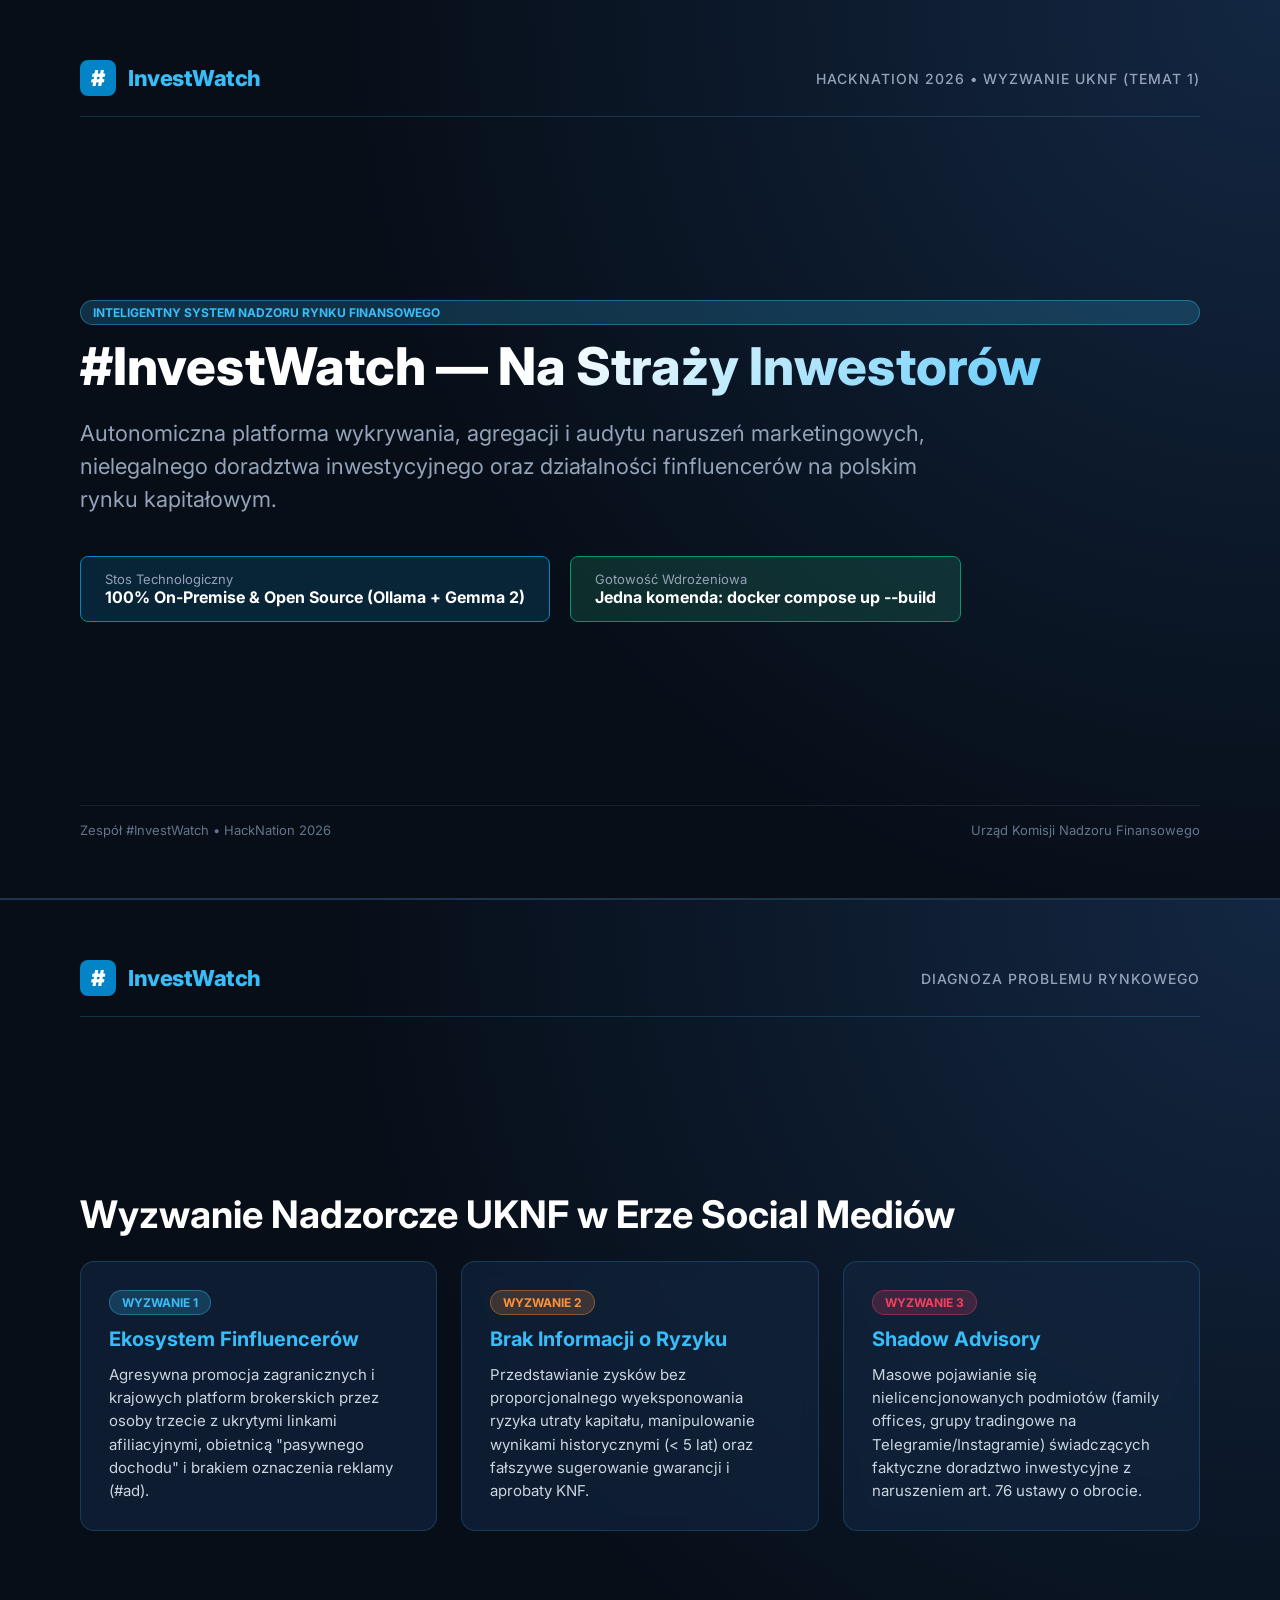
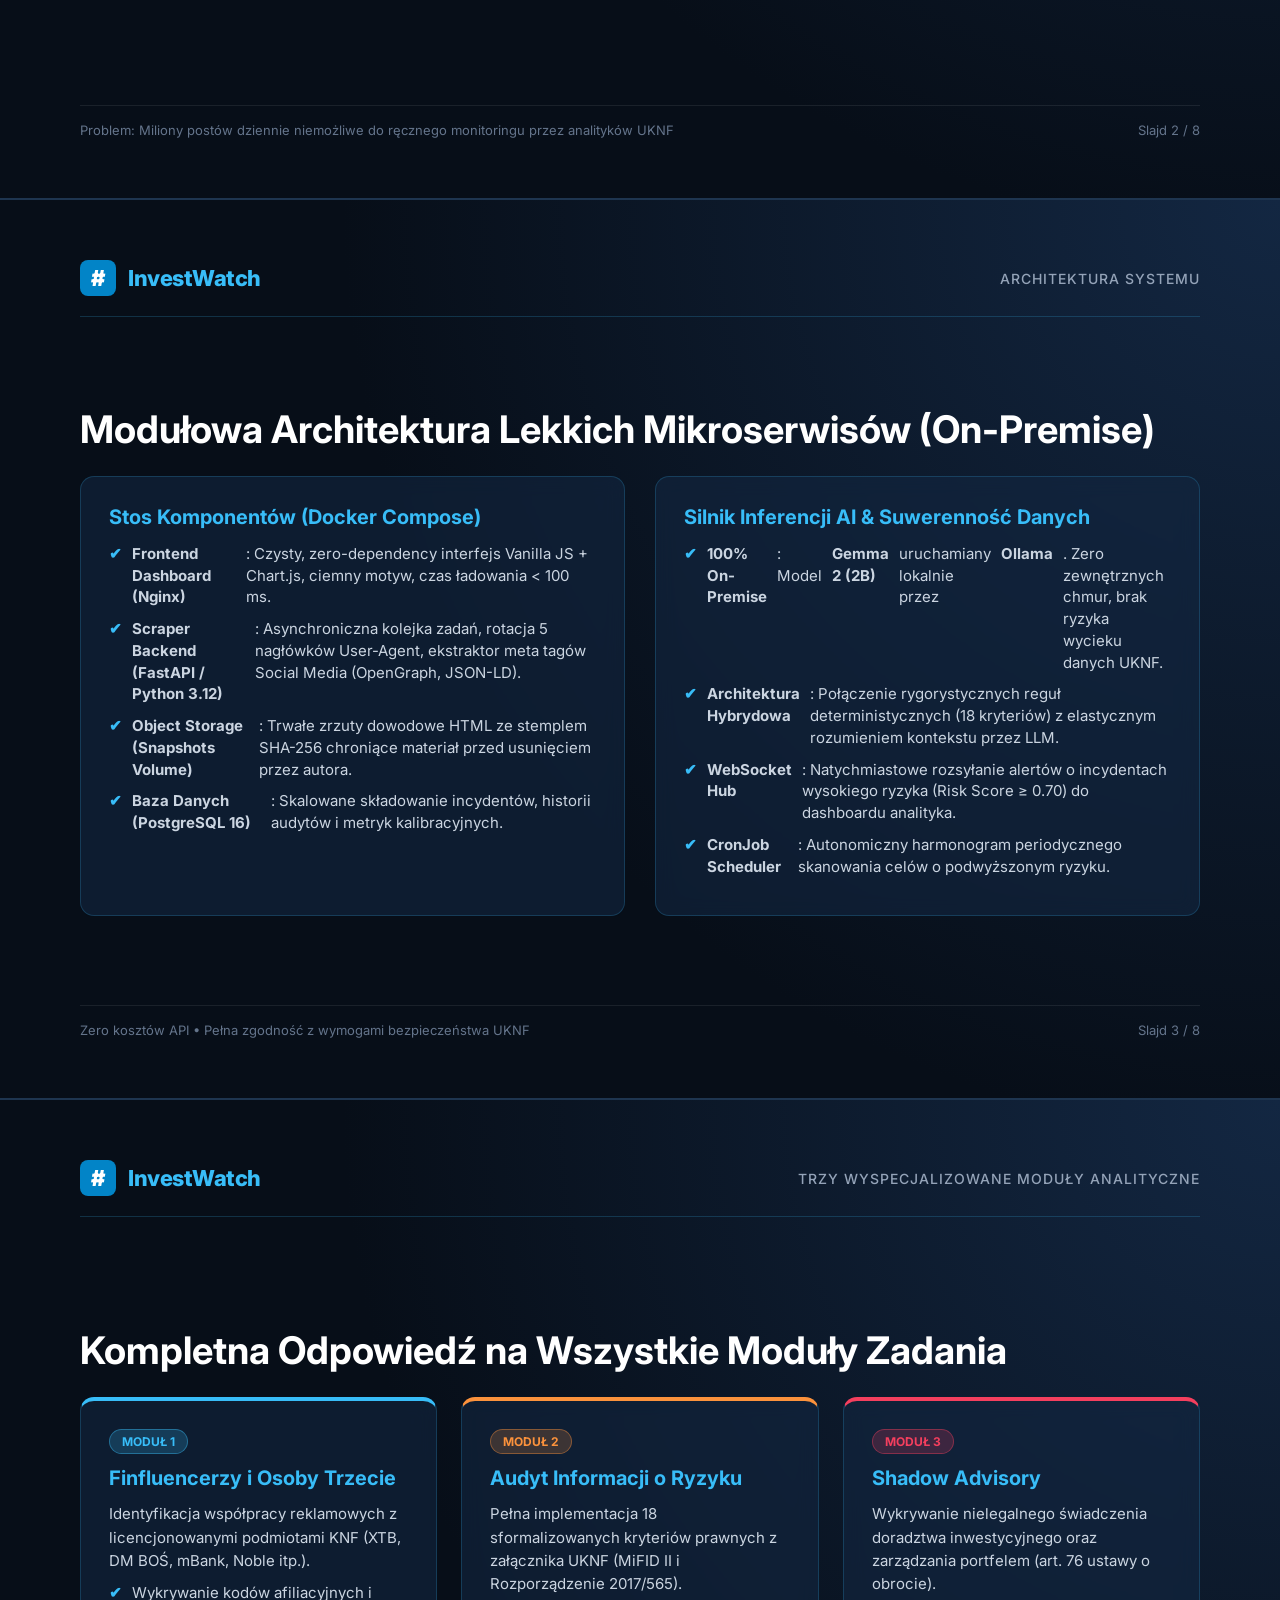
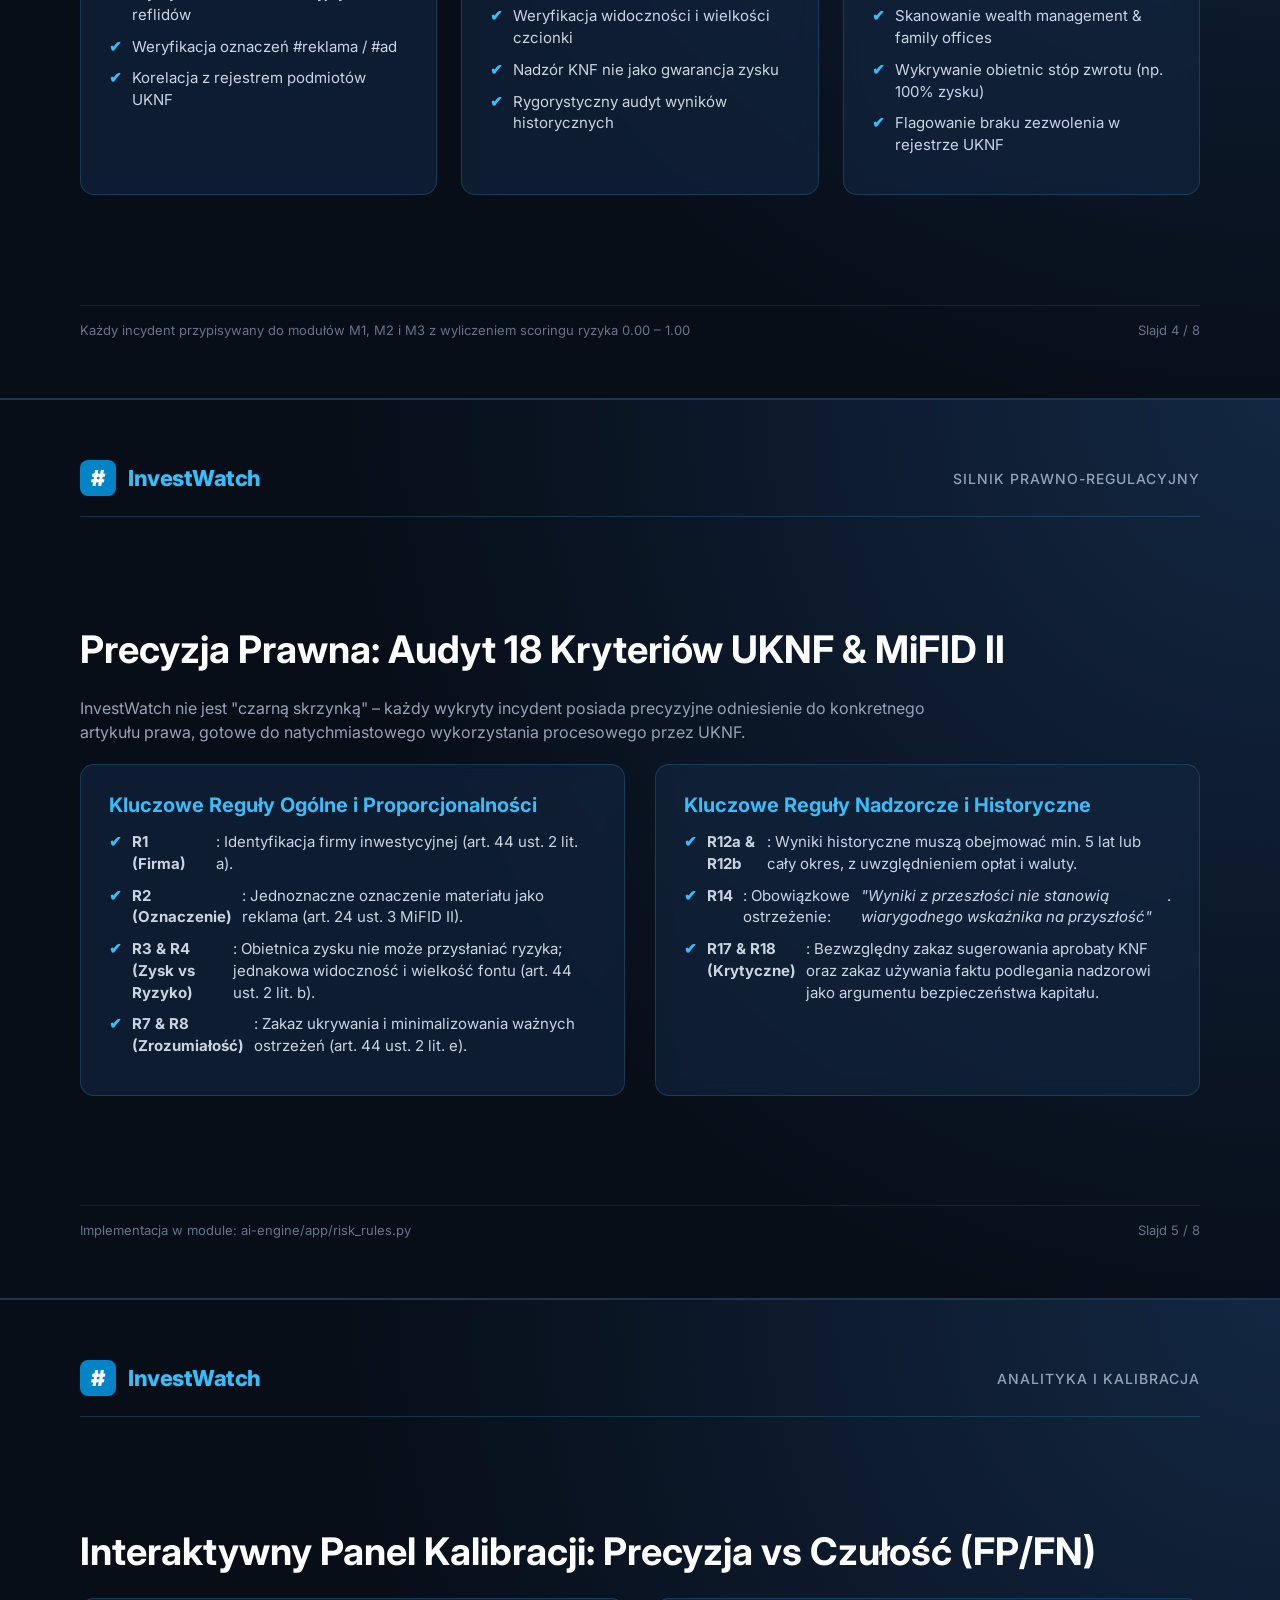
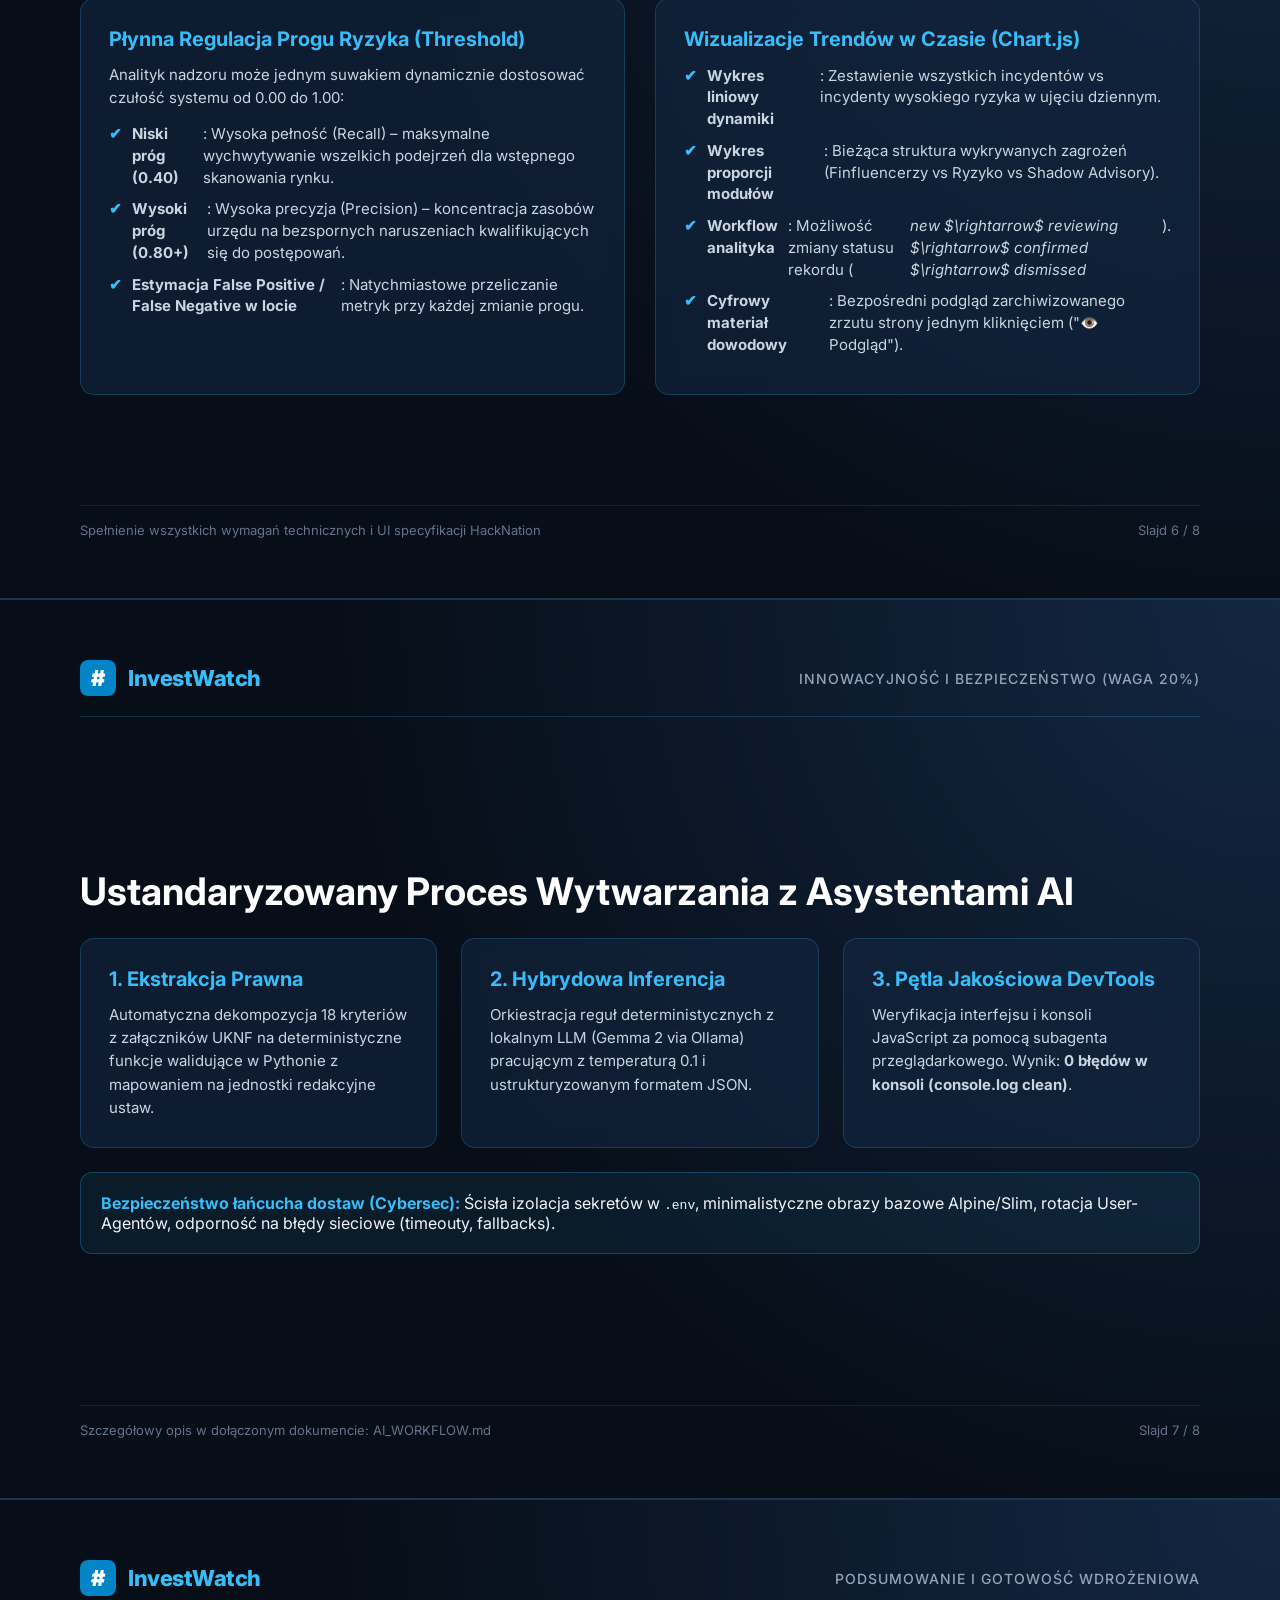
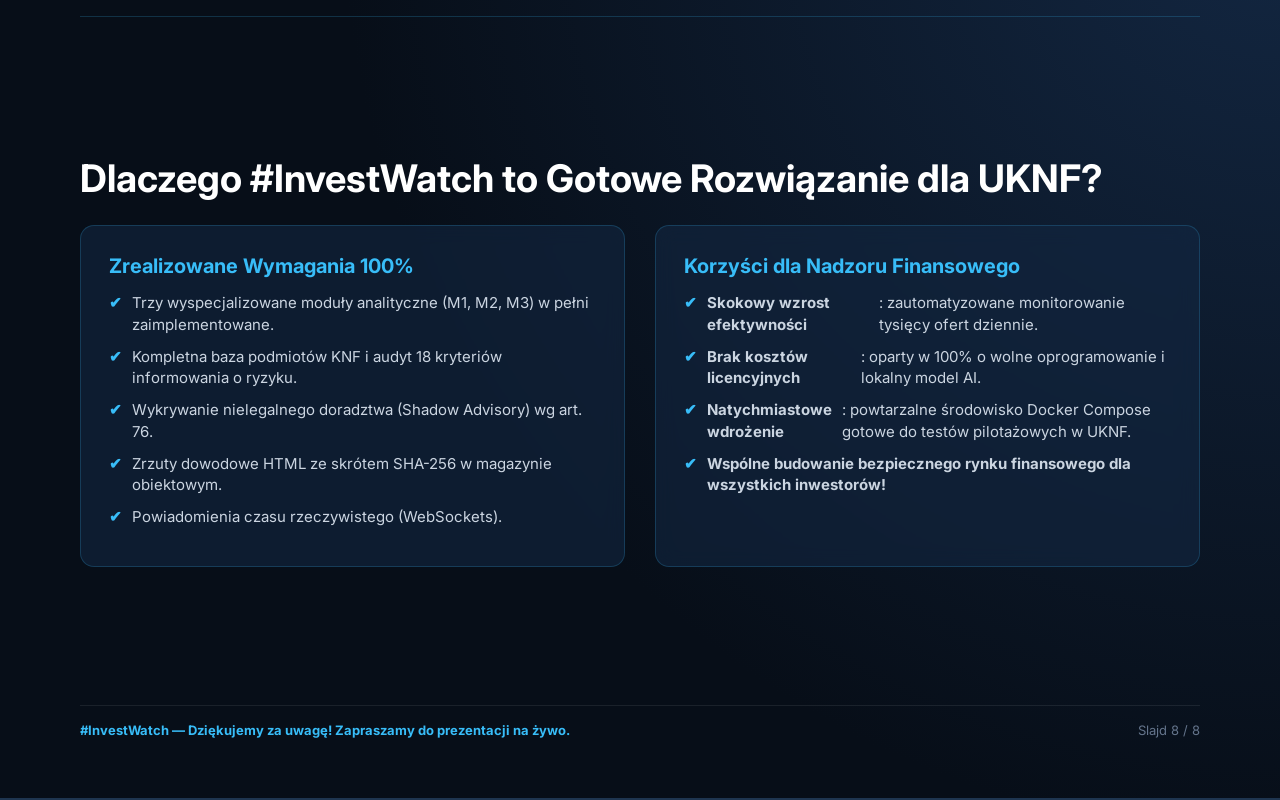
<file: presentation/index.html>
<!doctype html>
<html lang="pl">
<head>
  <meta charset="utf-8">
  <title>#InvestWatch — Prezentacja Projektu HackNation UKNF 2026</title>
  <style>
    @import url('https://fonts.googleapis.com/css2?family=Inter:wght@300;400;600;700;800&family=JetBrains+Mono:wght@400;600&display=swap');
    
    * { box-sizing: border-box; margin: 0; padding: 0; }
    body {
      font-family: 'Inter', -apple-system, BlinkMacSystemFont, sans-serif;
      background: #060d17;
      color: #f1f5f9;
      -webkit-print-color-adjust: exact;
      print-color-adjust: exact;
    }

    .slide {
      width: 100vw;
      height: 100vh;
      max-width: 1920px;
      max-height: 1080px;
      padding: 60px 80px;
      display: flex;
      flex-direction: column;
      justify-content: space-between;
      position: relative;
      overflow: hidden;
      background: radial-gradient(circle at top right, #132742 0%, #070e18 60%);
      page-break-after: always;
      border-bottom: 2px solid #1e3550;
    }

    @media print {
      body { background: #070e18; }
      .slide {
        width: 100vw;
        height: 100vh;
        page-break-after: always;
        border-bottom: none;
      }
    }

    .header-bar {
      display: flex;
      justify-content: space-between;
      align-items: center;
      border-bottom: 1px solid rgba(56, 189, 248, 0.2);
      padding-bottom: 20px;
    }
    .logo-badge {
      display: flex;
      align-items: center;
      gap: 12px;
      font-size: 22px;
      font-weight: 800;
      color: #38bdf8;
      letter-spacing: -0.5px;
    }
    .logo-icon {
      background: #0284c7;
      color: white;
      width: 36px;
      height: 36px;
      display: flex;
      align-items: center;
      justify-content: center;
      border-radius: 8px;
      font-weight: 900;
    }
    .tagline {
      font-size: 14px;
      color: #94a3b8;
      font-weight: 500;
      text-transform: uppercase;
      letter-spacing: 1px;
    }

    .content-area {
      flex: 1;
      display: flex;
      flex-direction: column;
      justify-content: center;
      margin: 30px 0;
    }

    h1 {
      font-size: 52px;
      font-weight: 800;
      line-height: 1.15;
      margin-bottom: 20px;
      background: linear-gradient(135deg, #ffffff 40%, #38bdf8 100%);
      -webkit-background-clip: text;
      -webkit-text-fill-color: transparent;
    }
    h2 {
      font-size: 38px;
      font-weight: 700;
      color: #ffffff;
      margin-bottom: 24px;
    }
    .subtitle {
      font-size: 22px;
      color: #94a3b8;
      max-width: 900px;
      line-height: 1.5;
    }

    .grid-2 {
      display: grid;
      grid-template-columns: 1fr 1fr;
      gap: 30px;
    }
    .grid-3 {
      display: grid;
      grid-template-columns: 1fr 1fr 1fr;
      gap: 24px;
    }

    .card {
      background: rgba(19, 39, 66, 0.6);
      border: 1px solid rgba(56, 189, 248, 0.2);
      border-radius: 14px;
      padding: 28px;
      backdrop-filter: blur(10px);
    }
    .card-title {
      font-size: 20px;
      font-weight: 700;
      color: #38bdf8;
      margin-bottom: 12px;
      display: flex;
      align-items: center;
      gap: 10px;
    }
    .card-desc {
      font-size: 15px;
      color: #cbd5e1;
      line-height: 1.55;
    }

    .badge-pill {
      display: inline-block;
      padding: 4px 12px;
      border-radius: 999px;
      font-size: 12px;
      font-weight: 700;
      text-transform: uppercase;
      margin-bottom: 12px;
    }
    .badge-blue { background: rgba(56, 189, 248, 0.2); color: #38bdf8; border: 1px solid rgba(56, 189, 248, 0.4); }
    .badge-orange { background: rgba(251, 146, 60, 0.2); color: #fb923c; border: 1px solid rgba(251, 146, 60, 0.4); }
    .badge-red { background: rgba(244, 63, 94, 0.2); color: #f43f5e; border: 1px solid rgba(244, 63, 94, 0.4); }
    .badge-green { background: rgba(52, 211, 153, 0.2); color: #34d399; border: 1px solid rgba(52, 211, 153, 0.4); }

    .feature-list {
      list-style: none;
      margin-top: 14px;
    }
    .feature-list li {
      font-size: 15px;
      color: #cbd5e1;
      margin-bottom: 10px;
      display: flex;
      align-items: flex-start;
      gap: 10px;
      line-height: 1.45;
    }
    .feature-list li::before {
      content: "✔";
      color: #38bdf8;
      font-weight: bold;
    }

    .footer-bar {
      display: flex;
      justify-content: space-between;
      align-items: center;
      border-top: 1px solid rgba(255, 255, 255, 0.08);
      padding-top: 16px;
      font-size: 13px;
      color: #64748b;
    }
  </style>
</head>
<body>

  <!-- SLAJD 1: TYTUŁOWY -->
  <div class="slide">
    <div class="header-bar">
      <div class="logo-badge"><div class="logo-icon">#</div> InvestWatch</div>
      <div class="tagline">HackNation 2026 • Wyzwanie UKNF (Temat 1)</div>
    </div>
    <div class="content-area">
      <div class="badge-pill badge-blue">Inteligentny System Nadzoru Rynku Finansowego</div>
      <h1>#InvestWatch — Na Straży Inwestorów</h1>
      <p class="subtitle">
        Autonomiczna platforma wykrywania, agregacji i audytu naruszeń marketingowych, nielegalnego doradztwa inwestycyjnego oraz działalności finfluencerów na polskim rynku kapitałowym.
      </p>
      <div style="margin-top: 40px; display: flex; gap: 20px;">
        <div style="background: rgba(14, 165, 233, 0.15); border: 1px solid #0284c7; padding: 14px 24px; border-radius: 8px;">
          <div style="font-size: 13px; color: #94a3b8;">Stos Technologiczny</div>
          <div style="font-size: 16px; font-weight: 700; color: #fff;">100% On-Premise & Open Source (Ollama + Gemma 2)</div>
        </div>
        <div style="background: rgba(52, 211, 153, 0.15); border: 1px solid #059669; padding: 14px 24px; border-radius: 8px;">
          <div style="font-size: 13px; color: #94a3b8;">Gotowość Wdrożeniowa</div>
          <div style="font-size: 16px; font-weight: 700; color: #fff;">Jedna komenda: docker compose up --build</div>
        </div>
      </div>
    </div>
    <div class="footer-bar">
      <div>Zespół #InvestWatch • HackNation 2026</div>
      <div>Urząd Komisji Nadzoru Finansowego</div>
    </div>
  </div>

  <!-- SLAJD 2: WYZWANIE I PROBLEM -->
  <div class="slide">
    <div class="header-bar">
      <div class="logo-badge"><div class="logo-icon">#</div> InvestWatch</div>
      <div class="tagline">Diagnoza Problemu Rynkowego</div>
    </div>
    <div class="content-area">
      <h2>Wyzwanie Nadzorcze UKNF w Erze Social Mediów</h2>
      <div class="grid-3">
        <div class="card">
          <span class="badge-pill badge-blue">Wyzwanie 1</span>
          <div class="card-title">Ekosystem Finfluencerów</div>
          <p class="card-desc">
            Agresywna promocja zagranicznych i krajowych platform brokerskich przez osoby trzecie z ukrytymi linkami afiliacyjnymi, obietnicą "pasywnego dochodu" i brakiem oznaczenia reklamy (#ad).
          </p>
        </div>
        <div class="card">
          <span class="badge-pill badge-orange">Wyzwanie 2</span>
          <div class="card-title">Brak Informacji o Ryzyku</div>
          <p class="card-desc">
            Przedstawianie zysków bez proporcjonalnego wyeksponowania ryzyka utraty kapitału, manipulowanie wynikami historycznymi (< 5 lat) oraz fałszywe sugerowanie gwarancji i aprobaty KNF.
          </p>
        </div>
        <div class="card">
          <span class="badge-pill badge-red">Wyzwanie 3</span>
          <div class="card-title">Shadow Advisory</div>
          <p class="card-desc">
            Masowe pojawianie się nielicencjonowanych podmiotów (family offices, grupy tradingowe na Telegramie/Instagramie) świadczących faktyczne doradztwo inwestycyjne z naruszeniem art. 76 ustawy o obrocie.
          </p>
        </div>
      </div>
    </div>
    <div class="footer-bar">
      <div>Problem: Miliony postów dziennie niemożliwe do ręcznego monitoringu przez analityków UKNF</div>
      <div>Slajd 2 / 8</div>
    </div>
  </div>

  <!-- SLAJD 3: ARCHITEKTURA ROZWIĄZANIA -->
  <div class="slide">
    <div class="header-bar">
      <div class="logo-badge"><div class="logo-icon">#</div> InvestWatch</div>
      <div class="tagline">Architektura Systemu</div>
    </div>
    <div class="content-area">
      <h2>Modułowa Architektura Lekkich Mikroserwisów (On-Premise)</h2>
      <div class="grid-2">
        <div class="card">
          <div class="card-title">Stos Komponentów (Docker Compose)</div>
          <ul class="feature-list">
            <li><b>Frontend Dashboard (Nginx)</b>: Czysty, zero-dependency interfejs Vanilla JS + Chart.js, ciemny motyw, czas ładowania < 100 ms.</li>
            <li><b>Scraper Backend (FastAPI / Python 3.12)</b>: Asynchroniczna kolejka zadań, rotacja 5 nagłówków User-Agent, ekstraktor meta tagów Social Media (OpenGraph, JSON-LD).</li>
            <li><b>Object Storage (Snapshots Volume)</b>: Trwałe zrzuty dowodowe HTML ze stemplem SHA-256 chroniące materiał przed usunięciem przez autora.</li>
            <li><b>Baza Danych (PostgreSQL 16)</b>: Skalowane składowanie incydentów, historii audytów i metryk kalibracyjnych.</li>
          </ul>
        </div>
        <div class="card">
          <div class="card-title">Silnik Inferencji AI & Suwerenność Danych</div>
          <ul class="feature-list">
            <li><b>100% On-Premise</b>: Model <b>Gemma 2 (2B)</b> uruchamiany lokalnie przez <b>Ollama</b>. Zero zewnętrznych chmur, brak ryzyka wycieku danych UKNF.</li>
            <li><b>Architektura Hybrydowa</b>: Połączenie rygorystycznych reguł deterministycznych (18 kryteriów) z elastycznym rozumieniem kontekstu przez LLM.</li>
            <li><b>WebSocket Hub</b>: Natychmiastowe rozsyłanie alertów o incydentach wysokiego ryzyka (Risk Score ≥ 0.70) do dashboardu analityka.</li>
            <li><b>CronJob Scheduler</b>: Autonomiczny harmonogram periodycznego skanowania celów o podwyższonym ryzyku.</li>
          </ul>
        </div>
      </div>
    </div>
    <div class="footer-bar">
      <div>Zero kosztów API • Pełna zgodność z wymogami bezpieczeństwa UKNF</div>
      <div>Slajd 3 / 8</div>
    </div>
  </div>

  <!-- SLAJD 4: TRZY MODUŁY ANALITYCZNE -->
  <div class="slide">
    <div class="header-bar">
      <div class="logo-badge"><div class="logo-icon">#</div> InvestWatch</div>
      <div class="tagline">Trzy Wyspecjalizowane Moduły Analityczne</div>
    </div>
    <div class="content-area">
      <h2>Kompletna Odpowiedź na Wszystkie Moduły Zadania</h2>
      <div class="grid-3">
        <div class="card" style="border-top: 4px solid #38bdf8;">
          <span class="badge-pill badge-blue">Moduł 1</span>
          <div class="card-title">Finfluencerzy i Osoby Trzecie</div>
          <p class="card-desc">
            Identyfikacja współpracy reklamowych z licencjonowanymi podmiotami KNF (XTB, DM BOŚ, mBank, Noble itp.).
          </p>
          <ul class="feature-list" style="margin-top: 10px;">
            <li>Wykrywanie kodów afiliacyjnych i reflidów</li>
            <li>Weryfikacja oznaczeń #reklama / #ad</li>
            <li>Korelacja z rejestrem podmiotów UKNF</li>
          </ul>
        </div>
        <div class="card" style="border-top: 4px solid #fb923c;">
          <span class="badge-pill badge-orange">Moduł 2</span>
          <div class="card-title">Audyt Informacji o Ryzyku</div>
          <p class="card-desc">
            Pełna implementacja 18 sformalizowanych kryteriów prawnych z załącznika UKNF (MiFID II i Rozporządzenie 2017/565).
          </p>
          <ul class="feature-list" style="margin-top: 10px;">
            <li>Weryfikacja widoczności i wielkości czcionki</li>
            <li>Nadzór KNF nie jako gwarancja zysku</li>
            <li>Rygorystyczny audyt wyników historycznych</li>
          </ul>
        </div>
        <div class="card" style="border-top: 4px solid #f43f5e;">
          <span class="badge-pill badge-red">Moduł 3</span>
          <div class="card-title">Shadow Advisory</div>
          <p class="card-desc">
            Wykrywanie nielegalnego świadczenia doradztwa inwestycyjnego oraz zarządzania portfelem (art. 76 ustawy o obrocie).
          </p>
          <ul class="feature-list" style="margin-top: 10px;">
            <li>Skanowanie wealth management & family offices</li>
            <li>Wykrywanie obietnic stóp zwrotu (np. 100% zysku)</li>
            <li>Flagowanie braku zezwolenia w rejestrze UKNF</li>
          </ul>
        </div>
      </div>
    </div>
    <div class="footer-bar">
      <div>Każdy incydent przypisywany do modułów M1, M2 i M3 z wyliczeniem scoringu ryzyka 0.00 – 1.00</div>
      <div>Slajd 4 / 8</div>
    </div>
  </div>

  <!-- SLAJD 5: AUDYT 18 REGUŁ KNF -->
  <div class="slide">
    <div class="header-bar">
      <div class="logo-badge"><div class="logo-icon">#</div> InvestWatch</div>
      <div class="tagline">Silnik Prawno-Regulacyjny</div>
    </div>
    <div class="content-area">
      <h2>Precyzja Prawna: Audyt 18 Kryteriów UKNF & MiFID II</h2>
      <p class="subtitle" style="font-size: 16px; margin-bottom: 20px;">
        InvestWatch nie jest "czarną skrzynką" – każdy wykryty incydent posiada precyzyjne odniesienie do konkretnego artykułu prawa, gotowe do natychmiastowego wykorzystania procesowego przez UKNF.
      </p>
      <div class="grid-2">
        <div class="card">
          <div class="card-title">Kluczowe Reguły Ogólne i Proporcjonalności</div>
          <ul class="feature-list">
            <li><b>R1 (Firma)</b>: Identyfikacja firmy inwestycyjnej (art. 44 ust. 2 lit. a).</li>
            <li><b>R2 (Oznaczenie)</b>: Jednoznaczne oznaczenie materiału jako reklama (art. 24 ust. 3 MiFID II).</li>
            <li><b>R3 & R4 (Zysk vs Ryzyko)</b>: Obietnica zysku nie może przysłaniać ryzyka; jednakowa widoczność i wielkość fontu (art. 44 ust. 2 lit. b).</li>
            <li><b>R7 & R8 (Zrozumiałość)</b>: Zakaz ukrywania i minimalizowania ważnych ostrzeżeń (art. 44 ust. 2 lit. e).</li>
          </ul>
        </div>
        <div class="card">
          <div class="card-title">Kluczowe Reguły Nadzorcze i Historyczne</div>
          <ul class="feature-list">
            <li><b>R12a & R12b</b>: Wyniki historyczne muszą obejmować min. 5 lat lub cały okres, z uwzględnieniem opłat i waluty.</li>
            <li><b>R14</b>: Obowiązkowe ostrzeżenie: <i>"Wyniki z przeszłości nie stanowią wiarygodnego wskaźnika na przyszłość"</i>.</li>
            <li><b>R17 & R18 (Krytyczne)</b>: Bezwzględny zakaz sugerowania aprobaty KNF oraz zakaz używania faktu podlegania nadzorowi jako argumentu bezpieczeństwa kapitału.</li>
          </ul>
        </div>
      </div>
    </div>
    <div class="footer-bar">
      <div>Implementacja w module: ai-engine/app/risk_rules.py</div>
      <div>Slajd 5 / 8</div>
    </div>
  </div>

  <!-- SLAJD 6: PANEL KALIBRACJI I FP/FN -->
  <div class="slide">
    <div class="header-bar">
      <div class="logo-badge"><div class="logo-icon">#</div> InvestWatch</div>
      <div class="tagline">Analityka i Kalibracja</div>
    </div>
    <div class="content-area">
      <h2>Interaktywny Panel Kalibracji: Precyzja vs Czułość (FP/FN)</h2>
      <div class="grid-2">
        <div class="card">
          <div class="card-title">Płynna Regulacja Progu Ryzyka (Threshold)</div>
          <p class="card-desc">
            Analityk nadzoru może jednym suwakiem dynamicznie dostosować czułość systemu od 0.00 do 1.00:
          </p>
          <ul class="feature-list" style="margin-top: 14px;">
            <li><b>Niski próg (0.40)</b>: Wysoka pełność (Recall) – maksymalne wychwytywanie wszelkich podejrzeń dla wstępnego skanowania rynku.</li>
            <li><b>Wysoki próg (0.80+)</b>: Wysoka precyzja (Precision) – koncentracja zasobów urzędu na bezspornych naruszeniach kwalifikujących się do postępowań.</li>
            <li><b>Estymacja False Positive / False Negative w locie</b>: Natychmiastowe przeliczanie metryk przy każdej zmianie progu.</li>
          </ul>
        </div>
        <div class="card">
          <div class="card-title">Wizualizacje Trendów w Czasie (Chart.js)</div>
          <ul class="feature-list">
            <li><b>Wykres liniowy dynamiki</b>: Zestawienie wszystkich incydentów vs incydenty wysokiego ryzyka w ujęciu dziennym.</li>
            <li><b>Wykres proporcji modułów</b>: Bieżąca struktura wykrywanych zagrożeń (Finfluencerzy vs Ryzyko vs Shadow Advisory).</li>
            <li><b>Workflow analityka</b>: Możliwość zmiany statusu rekordu (<i>new $\rightarrow$ reviewing $\rightarrow$ confirmed $\rightarrow$ dismissed</i>).</li>
            <li><b>Cyfrowy materiał dowodowy</b>: Bezpośredni podgląd zarchiwizowanego zrzutu strony jednym kliknięciem ("👁️ Podgląd").</li>
          </ul>
        </div>
      </div>
    </div>
    <div class="footer-bar">
      <div>Spełnienie wszystkich wymagań technicznych i UI specyfikacji HackNation</div>
      <div>Slajd 6 / 8</div>
    </div>
  </div>

  <!-- SLAJD 7: METODOLOGIA AI I CYBERSEC -->
  <div class="slide">
    <div class="header-bar">
      <div class="logo-badge"><div class="logo-icon">#</div> InvestWatch</div>
      <div class="tagline">Innowacyjność i Bezpieczeństwo (Waga 20%)</div>
    </div>
    <div class="content-area">
      <h2>Ustandaryzowany Proces Wytwarzania z Asystentami AI</h2>
      <div class="grid-3">
        <div class="card">
          <div class="card-title">1. Ekstrakcja Prawna</div>
          <p class="card-desc">
            Automatyczna dekompozycja 18 kryteriów z załączników UKNF na deterministyczne funkcje walidujące w Pythonie z mapowaniem na jednostki redakcyjne ustaw.
          </p>
        </div>
        <div class="card">
          <div class="card-title">2. Hybrydowa Inferencja</div>
          <p class="card-desc">
            Orkiestracja reguł deterministycznych z lokalnym LLM (Gemma 2 via Ollama) pracującym z temperaturą 0.1 i ustrukturyzowanym formatem JSON.
          </p>
        </div>
        <div class="card">
          <div class="card-title">3. Pętla Jakościowa DevTools</div>
          <p class="card-desc">
            Weryfikacja interfejsu i konsoli JavaScript za pomocą subagenta przeglądarkowego. Wynik: <b>0 błędów w konsoli (console.log clean)</b>.
          </p>
        </div>
      </div>
      <div style="margin-top: 24px; background: rgba(56, 189, 248, 0.08); border: 1px solid rgba(56, 189, 248, 0.25); border-radius: 12px; padding: 20px;">
        <b style="color: #38bdf8;">Bezpieczeństwo łańcucha dostaw (Cybersec):</b>
        Ścisła izolacja sekretów w <code>.env</code>, minimalistyczne obrazy bazowe Alpine/Slim, rotacja User-Agentów, odporność na błędy sieciowe (timeouty, fallbacks).
      </div>
    </div>
    <div class="footer-bar">
      <div>Szczegółowy opis w dołączonym dokumencie: AI_WORKFLOW.md</div>
      <div>Slajd 7 / 8</div>
    </div>
  </div>

  <!-- SLAJD 8: PODSUMOWANIE -->
  <div class="slide">
    <div class="header-bar">
      <div class="logo-badge"><div class="logo-icon">#</div> InvestWatch</div>
      <div class="tagline">Podsumowanie i Gotowość Wdrożeniowa</div>
    </div>
    <div class="content-area">
      <h2>Dlaczego #InvestWatch to Gotowe Rozwiązanie dla UKNF?</h2>
      <div class="grid-2">
        <div class="card">
          <div class="card-title">Zrealizowane Wymagania 100%</div>
          <ul class="feature-list">
            <li>Trzy wyspecjalizowane moduły analityczne (M1, M2, M3) w pełni zaimplementowane.</li>
            <li>Kompletna baza podmiotów KNF i audyt 18 kryteriów informowania o ryzyku.</li>
            <li>Wykrywanie nielegalnego doradztwa (Shadow Advisory) wg art. 76.</li>
            <li>Zrzuty dowodowe HTML ze skrótem SHA-256 w magazynie obiektowym.</li>
            <li>Powiadomienia czasu rzeczywistego (WebSockets).</li>
          </ul>
        </div>
        <div class="card">
          <div class="card-title">Korzyści dla Nadzoru Finansowego</div>
          <ul class="feature-list">
            <li><b>Skokowy wzrost efektywności</b>: zautomatyzowane monitorowanie tysięcy ofert dziennie.</li>
            <li><b>Brak kosztów licencyjnych</b>: oparty w 100% o wolne oprogramowanie i lokalny model AI.</li>
            <li><b>Natychmiastowe wdrożenie</b>: powtarzalne środowisko Docker Compose gotowe do testów pilotażowych w UKNF.</li>
            <li><b>Wspólne budowanie bezpiecznego rynku finansowego dla wszystkich inwestorów!</b></li>
          </ul>
        </div>
      </div>
    </div>
    <div class="footer-bar">
      <div style="font-weight: 700; color: #38bdf8;">#InvestWatch — Dziękujemy za uwagę! Zapraszamy do prezentacji na żywo.</div>
      <div>Slajd 8 / 8</div>
    </div>
  </div>

</body>
</html>
</file>
